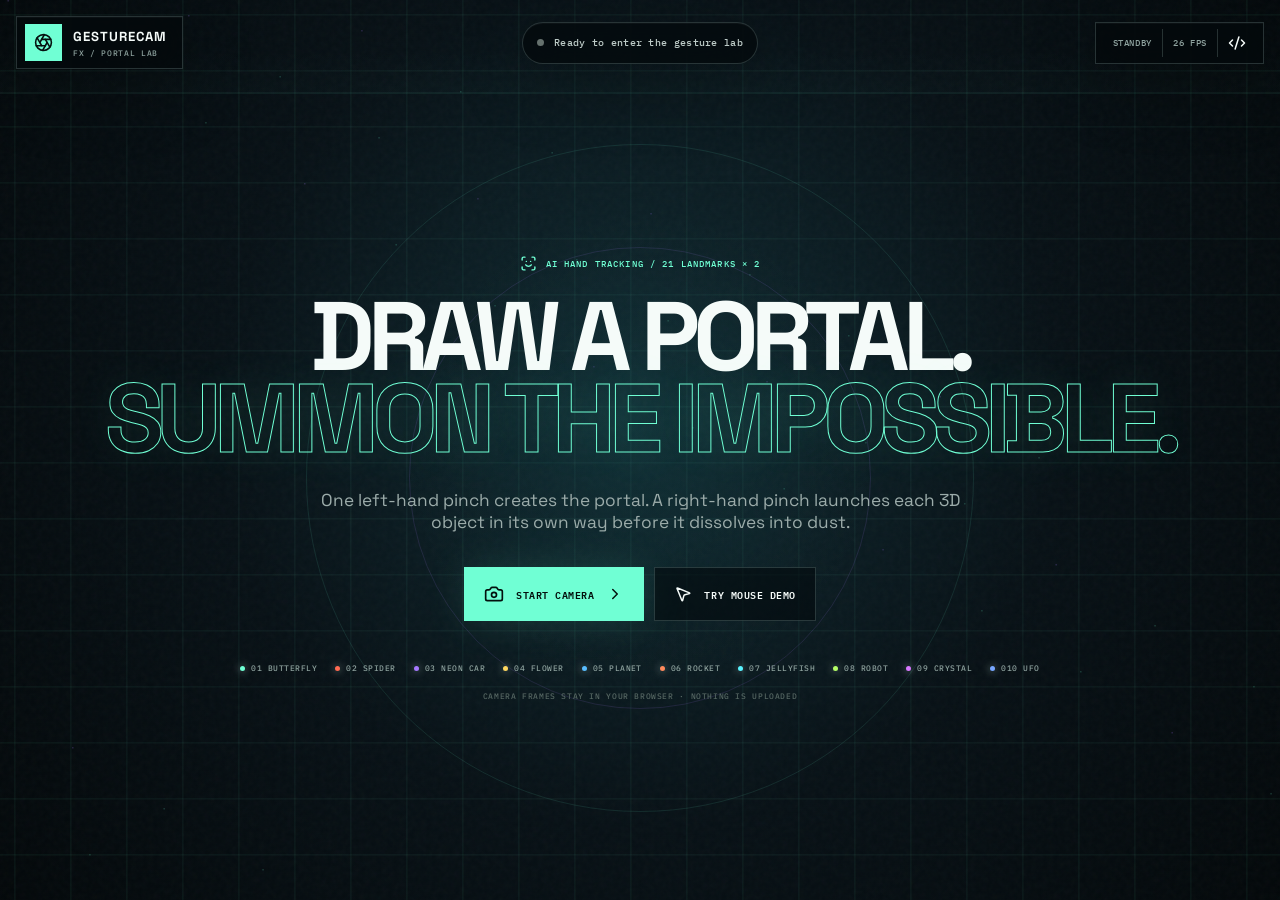
<file: gesturecam-fx/index.html>
<!doctype html>
<html lang="en">
  <head>
    <meta charset="UTF-8" />
    <meta name="viewport" content="width=device-width, initial-scale=1.0" />
    <meta name="theme-color" content="#020506" />
    <meta
      name="description"
      content="GestureCam FX — create a smart AR portal with one pinch and launch ten interactive 3D models through cinematic particle transitions."
    />
    <meta property="og:title" content="GestureCam FX — AI Portal Lab" />
    <meta property="og:description" content="Your hands are the interface. Launch ten 3D objects with custom motion and cinematic dust transitions." />
    <meta property="og:type" content="website" />
    <meta property="og:url" content="https://shihabbk18.github.io/PORTFOLIO-/gesturecam-fx/" />
    <meta property="og:image" content="https://shihabbk18.github.io/PORTFOLIO-/gesturecam-fx/og.png" />
    <meta name="twitter:card" content="summary_large_image" />
    <meta name="twitter:title" content="GestureCam FX — AI Portal Lab" />
    <meta name="twitter:description" content="One left pinch creates the portal. One right pinch launches and dust-transforms each 3D model." />
    <meta name="twitter:image" content="https://shihabbk18.github.io/PORTFOLIO-/gesturecam-fx/og.png" />
    <title>GestureCam FX — AI Portal Lab</title>
    <script type="module" crossorigin src="./assets/index-BGCd5pQv.js"></script>
    <link rel="stylesheet" crossorigin href="./assets/index-Dxa5Pi5g.css">
  </head>
  <body>
    <div id="root"></div>
  </body>
</html>
</file>
<file: gesturecam-fx/assets/index-Dxa5Pi5g.css>
@import "https://fonts.googleapis.com/css2?family=IBM+Plex+Mono:wght@400;500;600&family=Space+Grotesk:wght@400;500;600;700&display=swap";:root{--lightningcss-light: ;--lightningcss-dark:initial;color-scheme:dark;color:#f5fbf9;font-synthesis:none;--ink:#f5fbf9;--muted:#8fa39f;--line:#d6fff62b;--glass:#03090cbd;--mint:#70ffd4;--violet:#a679ff;--orange:#ff6b52;--mono:"IBM Plex Mono", ui-monospace, monospace;background:#020506;font-family:Space Grotesk,Inter,system-ui,-apple-system,BlinkMacSystemFont,Segoe UI,Roboto,Noto Sans,Ubuntu,Cantarell,Helvetica Neue,sans-serif}*{box-sizing:border-box}html,body,#root{width:100%;height:100%;margin:0;overflow:hidden}button,select{font:inherit}button,a{-webkit-tap-highlight-color:transparent}button:focus-visible{outline:2px solid var(--mint);outline-offset:3px}a:focus-visible{outline:2px solid var(--mint);outline-offset:3px}select:focus-visible{outline:2px solid var(--mint);outline-offset:3px}::selection{color:#020506;background:var(--mint)}.gestureLab{isolation:isolate;background:#020506;min-width:320px;position:fixed;top:0;bottom:0;left:0;right:0;overflow:hidden}.gestureLab:after{z-index:3;pointer-events:none;content:"";opacity:.035;background-image:url("data:image/svg+xml,%3Csvg viewBox='0 0 180 180' xmlns='http://www.w3.org/2000/svg'%3E%3Cfilter id='n'%3E%3CfeTurbulence type='fractalNoise' baseFrequency='.9' numOctaves='3' stitchTiles='stitch'/%3E%3C/filter%3E%3Crect width='100%25' height='100%25' filter='url(%23n)' opacity='.9'/%3E%3C/svg%3E");position:fixed;top:0;bottom:0;left:0;right:0}.hiddenVideo{opacity:0;pointer-events:none;width:1px;height:1px;position:fixed}.stageCanvas{z-index:1;cursor:crosshair;touch-action:none;width:100vw;height:100vh;display:block;position:fixed;top:0;bottom:0;left:0;right:0}.threeCanvas{z-index:2;pointer-events:none;width:100vw;height:100vh;display:block;position:fixed;top:0;bottom:0;left:0;right:0}.topBar{z-index:10;pointer-events:none;grid-template-columns:1fr minmax(280px,auto) 1fr;align-items:center;gap:18px;display:grid;position:fixed;top:16px;left:16px;right:16px}.brand,.systemStatus,.topMeta,.gestureGuide,.modelDock,.controlDock,.portalPrompt{border:1px solid var(--line);background:var(--glass);-webkit-backdrop-filter:blur(18px);backdrop-filter:blur(18px);box-shadow:0 18px 70px #00000047,inset 0 1px #ffffff08}.brand{pointer-events:auto;justify-self:start;align-items:center;gap:11px;min-height:52px;padding:7px 14px 7px 8px;text-decoration:none;display:inline-flex}.brandIcon{color:#06110f;background:var(--mint);place-items:center;width:37px;height:37px;display:grid}.brand>span:last-child{gap:2px;display:grid}.brand strong{color:var(--ink);letter-spacing:.08em;font-size:.82rem}.brand small{color:var(--muted);font:500 .53rem var(--mono);letter-spacing:.08em}.systemStatus{border-radius:99px;justify-self:center;align-items:center;gap:10px;max-width:min(520px,46vw);min-height:42px;padding:0 14px;display:flex}.systemStatus p{color:#bdcbc7;font:500 .61rem var(--mono);letter-spacing:.03em;text-overflow:ellipsis;white-space:nowrap;margin:0;overflow:hidden}.statusDot{background:#65716e;border-radius:50%;flex:none;width:7px;height:7px}.statusDot.live{background:var(--mint);box-shadow:0 0 13px var(--mint);animation:1.8s ease-in-out infinite statusPulse}.topMeta{pointer-events:auto;justify-self:end;align-items:center;gap:0;min-height:42px;padding:0 7px;display:flex}.topMeta span,.topMeta a{border-right:1px solid var(--line);min-height:28px;color:var(--muted);font:500 .55rem var(--mono);letter-spacing:.07em;place-items:center;padding:0 10px;text-decoration:none;display:grid}.topMeta a{color:var(--ink);border-right:0}.gestureGuide{z-index:8;grid-template-columns:auto 1fr;align-items:start;gap:12px;width:244px;padding:12px;display:grid;position:fixed}.leftGuide{bottom:100px;left:16px}.rightGuide{bottom:100px;right:16px}.handBadge{border:1px solid var(--line);width:42px;height:42px;color:var(--muted);background:#ffffff08;place-items:center;display:grid;position:relative}.handBadge span{color:#04100d;background:var(--mint);width:17px;height:17px;font:700 .54rem var(--mono);place-items:center;display:grid;position:absolute;bottom:-4px;right:-4px}.handBadge.right span{background:var(--violet)}.handBadge.tracked{border-color:var(--mint);color:var(--mint);box-shadow:inset 0 0 20px #70ffd414}.handBadge.right.tracked{border-color:var(--violet);color:var(--violet);box-shadow:inset 0 0 20px #a679ff1a}.gestureGuide div:last-child{gap:3px;display:grid}.gestureGuide small{color:var(--muted);font:500 .52rem var(--mono);letter-spacing:.09em}.gestureGuide strong{font:600 .67rem var(--mono);letter-spacing:.05em}.leftGuide strong{color:var(--mint)}.rightGuide strong{color:var(--violet)}.gestureGuide p{color:#94a5a1;margin:3px 0 0;font-size:.7rem;line-height:1.35}.controlDock{z-index:11;pointer-events:auto;align-items:center;gap:5px;padding:6px;display:flex;position:fixed;top:86px;right:16px}.controlDock button,.controlDock label{color:#c5d0cd;cursor:pointer;background:#ffffff09;border:1px solid #0000;place-items:center;min-width:36px;height:36px;display:grid}.controlDock button:hover,.controlDock button.active,.controlDock label:hover{border-color:var(--mint);color:var(--mint);background:#70ffd414}.controlDock label{width:auto;padding:0 8px;display:flex;position:relative}.controlDock select{opacity:0;width:0;max-width:0;color:var(--ink);background:#081012;border:0;padding:0;transition:width .2s,max-width .2s,opacity .2s}.controlDock label:hover select,.controlDock label:focus-within select{opacity:1;width:140px;max-width:140px;margin-left:7px}.modelDock{z-index:10;pointer-events:auto;grid-template-columns:1fr auto auto;align-items:center;gap:18px;width:min(680px,100vw - 560px);min-width:500px;padding:9px 10px 9px 14px;display:grid;position:fixed;bottom:16px;left:50%;transform:translate(-50%)}.dockLabel{gap:2px;min-width:145px;display:grid}.dockLabel span{color:var(--muted);font:500 .49rem var(--mono);letter-spacing:.1em}.dockLabel strong{text-overflow:ellipsis;white-space:nowrap;font-size:.76rem;overflow:hidden}.modelOptions{scrollbar-width:none;gap:5px;max-width:min(390px,42vw);display:flex;overflow-x:auto}.modelOptions::-webkit-scrollbar{display:none}.modelOptions button{border:1px solid var(--line);width:34px;height:34px;color:var(--muted);cursor:pointer;font:500 .52rem var(--mono);background:0 0;place-items:center;display:grid;position:relative;overflow:hidden}.modelOptions button i{background:var(--model-color);height:2px;transition:transform .18s;position:absolute;bottom:0;left:0;right:0;transform:scaleX(0)}.modelOptions button:hover,.modelOptions button.active{border-color:var(--model-color);color:var(--ink);box-shadow:inset 0 0 16px color-mix(in srgb, var(--model-color) 14%, transparent)}.modelOptions button.active i{transform:scaleX(1)}.nextModel{border:1px solid var(--mint);color:#03100d;background:var(--mint);cursor:pointer;min-height:38px;font:600 .57rem var(--mono);letter-spacing:.05em;align-items:center;gap:8px;padding:0 13px;display:inline-flex}.nextModel:hover{color:var(--ink);background:0 0}.portalPrompt{z-index:7;pointer-events:none;place-items:center;gap:5px;min-width:270px;padding:23px 30px;animation:2.6s ease-in-out infinite promptFloat;display:grid;position:fixed;top:50%;left:50%;transform:translate(-50%,-50%)}.portalPrompt span{border:1px solid var(--mint);width:26px;height:26px;color:var(--mint);font:.55rem var(--mono);border-radius:50%;place-items:center;margin-bottom:6px;display:grid}.portalPrompt p{color:var(--muted);font:500 .55rem var(--mono);letter-spacing:.11em;margin:0}.portalPrompt strong{color:var(--mint);font:600 .82rem var(--mono);letter-spacing:.06em}.launchScreen{z-index:6;text-align:center;background:radial-gradient(circle,#134b4d2e,#0000 30%);flex-direction:column;justify-content:center;align-items:center;padding:110px 24px 54px;display:flex;position:fixed;top:0;bottom:0;left:0;right:0;overflow:auto}.launchScreen:before,.launchScreen:after{z-index:-1;content:"";aspect-ratio:1;border:1px solid #70ffd41a;border-radius:50%;width:min(52vw,740px);animation:28s linear infinite orbit;position:absolute}.launchScreen:after{border-color:#a679ff21;width:min(36vw,520px);animation-duration:19s;animation-direction:reverse}.launchEyebrow{color:var(--mint);font:500 .59rem var(--mono);letter-spacing:.12em;align-items:center;gap:9px;margin-bottom:24px;display:inline-flex}.launchScreen h1{letter-spacing:-.075em;max-width:1100px;margin:0;font-size:clamp(3.5rem,7.6vw,9.4rem);line-height:.84}.launchScreen h1 em{color:#0000;-webkit-text-stroke:1px var(--mint);text-shadow:0 0 45px #70ffd417;font-style:normal}.launchScreen>p{color:#9cacaa;max-width:660px;margin:30px auto 0;font-size:clamp(.96rem,1.35vw,1.15rem)}.launchActions{flex-wrap:wrap;justify-content:center;gap:10px;margin-top:34px;display:flex}.launchActions button{cursor:pointer;min-height:54px;font:600 .65rem var(--mono);letter-spacing:.05em;align-items:center;gap:12px;padding:0 19px;display:inline-flex}.primaryAction{border:1px solid var(--mint);color:#03100d;background:var(--mint);box-shadow:0 0 42px #70ffd41f}.primaryAction:hover{color:var(--mint);background:0 0}.secondaryAction{border:1px solid var(--line);color:var(--ink);background:#03090c99}.secondaryAction:hover{border-color:var(--violet);color:#cebaff}.launchModels{color:var(--muted);font:500 .51rem var(--mono);letter-spacing:.06em;flex-wrap:wrap;justify-content:center;gap:18px;margin-top:42px;display:flex}.launchModels span{align-items:center;gap:6px;display:inline-flex}.launchModels i{border-radius:50%;width:5px;height:5px;box-shadow:0 0 8px}.privacyNote{color:#566763;font:500 .48rem var(--mono);letter-spacing:.08em;margin-top:18px}.guideModal{z-index:20;-webkit-backdrop-filter:blur(24px);backdrop-filter:blur(24px);background:#03090cf0;border:1px solid #70ffd459;width:min(760px,100vw - 32px);padding:clamp(24px,4vw,46px);position:fixed;top:50%;left:50%;transform:translate(-50%,-50%);box-shadow:0 32px 130px #000000a6,inset 0 1px #ffffff0f}.guideModal:before{pointer-events:none;content:"";border:1px solid #ffffff0d;position:absolute;top:7px;bottom:7px;left:7px;right:7px}.closeGuide{border:1px solid var(--line);width:36px;height:36px;color:var(--muted);cursor:pointer;background:0 0;place-items:center;display:grid;position:absolute;top:14px;right:14px}.closeGuide:hover{border-color:var(--orange);color:var(--orange)}.guideStep{color:var(--mint);font:600 .55rem var(--mono);letter-spacing:.11em}.guideModal h2{letter-spacing:-.06em;max-width:620px;margin:17px 0 31px;font-size:clamp(2.4rem,5.2vw,4.6rem);line-height:.92}.guideSteps{border-top:1px solid var(--line);border-left:1px solid var(--line);grid-template-columns:repeat(3,1fr);display:grid}.guideSteps article{border-right:1px solid var(--line);border-bottom:1px solid var(--line);align-content:start;gap:10px;min-height:190px;padding:20px;display:grid;position:relative}.guideSteps article>span{color:var(--muted);font:.52rem var(--mono)}.guideSteps article svg{color:var(--mint);margin-top:15px}.guideSteps article strong{font:600 .67rem var(--mono);letter-spacing:.04em}.guideSteps article p{color:var(--muted);margin:0;font-size:.76rem;line-height:1.45}.enterLab{border:1px solid var(--mint);color:#03100d;background:var(--mint);cursor:pointer;min-height:43px;font:600 .6rem var(--mono);align-items:center;gap:13px;margin-top:25px;padding:0 15px;display:inline-flex}@keyframes statusPulse{50%{opacity:.35;transform:scale(.7)}}@keyframes promptFloat{50%{transform:translate(-50%,calc(-50% - 9px))}}@keyframes orbit{to{transform:rotate(360deg)}}@media (max-width:1120px){.topBar{grid-template-columns:auto 1fr auto}.systemStatus{max-width:40vw}.gestureGuide{width:210px}.modelDock{width:min(570px,100vw - 460px);min-width:470px}}@media (max-width:860px){.topBar{top:9px;left:9px;right:9px}.systemStatus{grid-area:2/1/auto/-1;justify-self:stretch;width:100%;max-width:none}.topMeta span{display:none}.controlDock{top:112px;right:9px}.gestureGuide{width:190px;padding:9px;bottom:92px}.leftGuide{left:9px}.rightGuide{right:9px}.gestureGuide p{display:none}.modelDock{width:min(560px,100vw - 18px);min-width:0}.launchScreen h1{font-size:clamp(3.4rem,12vw,6.5rem)}}@media (max-width:620px){.brand{min-height:45px}.brandIcon{width:31px;height:31px}.brand small{display:none}.topMeta{min-height:39px}.systemStatus{min-height:36px}.controlDock{justify-content:flex-end;left:9px;right:9px;overflow-x:auto}.gestureGuide{width:calc(50% - 14px);bottom:88px}.gestureGuide div:last-child{min-width:0}.gestureGuide strong{text-overflow:ellipsis;white-space:nowrap;font-size:.55rem;overflow:hidden}.handBadge{width:34px;height:34px}.modelDock{grid-template-columns:1fr auto;gap:8px;padding:7px;bottom:8px}.dockLabel{display:none}.modelOptions{gap:3px}.modelOptions button{width:30px;height:32px}.nextModel{min-height:34px;padding:0 9px}.portalPrompt{min-width:235px;padding:18px}.launchScreen{justify-content:flex-start;padding-top:150px}.launchScreen h1{font-size:clamp(3rem,16vw,5rem)}.launchScreen>p{font-size:.9rem}.launchActions{flex-direction:column;align-items:stretch;width:min(340px,100%)}.launchActions button{justify-content:center}.launchModels{display:none}.guideModal{max-height:calc(100vh - 22px);padding:23px;overflow-y:auto}.guideModal h2{margin-bottom:22px;font-size:2.45rem}.guideSteps{grid-template-columns:1fr}.guideSteps article{grid-template-columns:24px 28px 1fr;align-items:center;gap:10px;min-height:auto;padding:15px}.guideSteps article svg{margin-top:0}.guideSteps article p{grid-column:3}}@media (prefers-reduced-motion:reduce){*,:before,:after{transition-duration:.01ms!important;animation-duration:.01ms!important;animation-iteration-count:1!important}}
</file>
